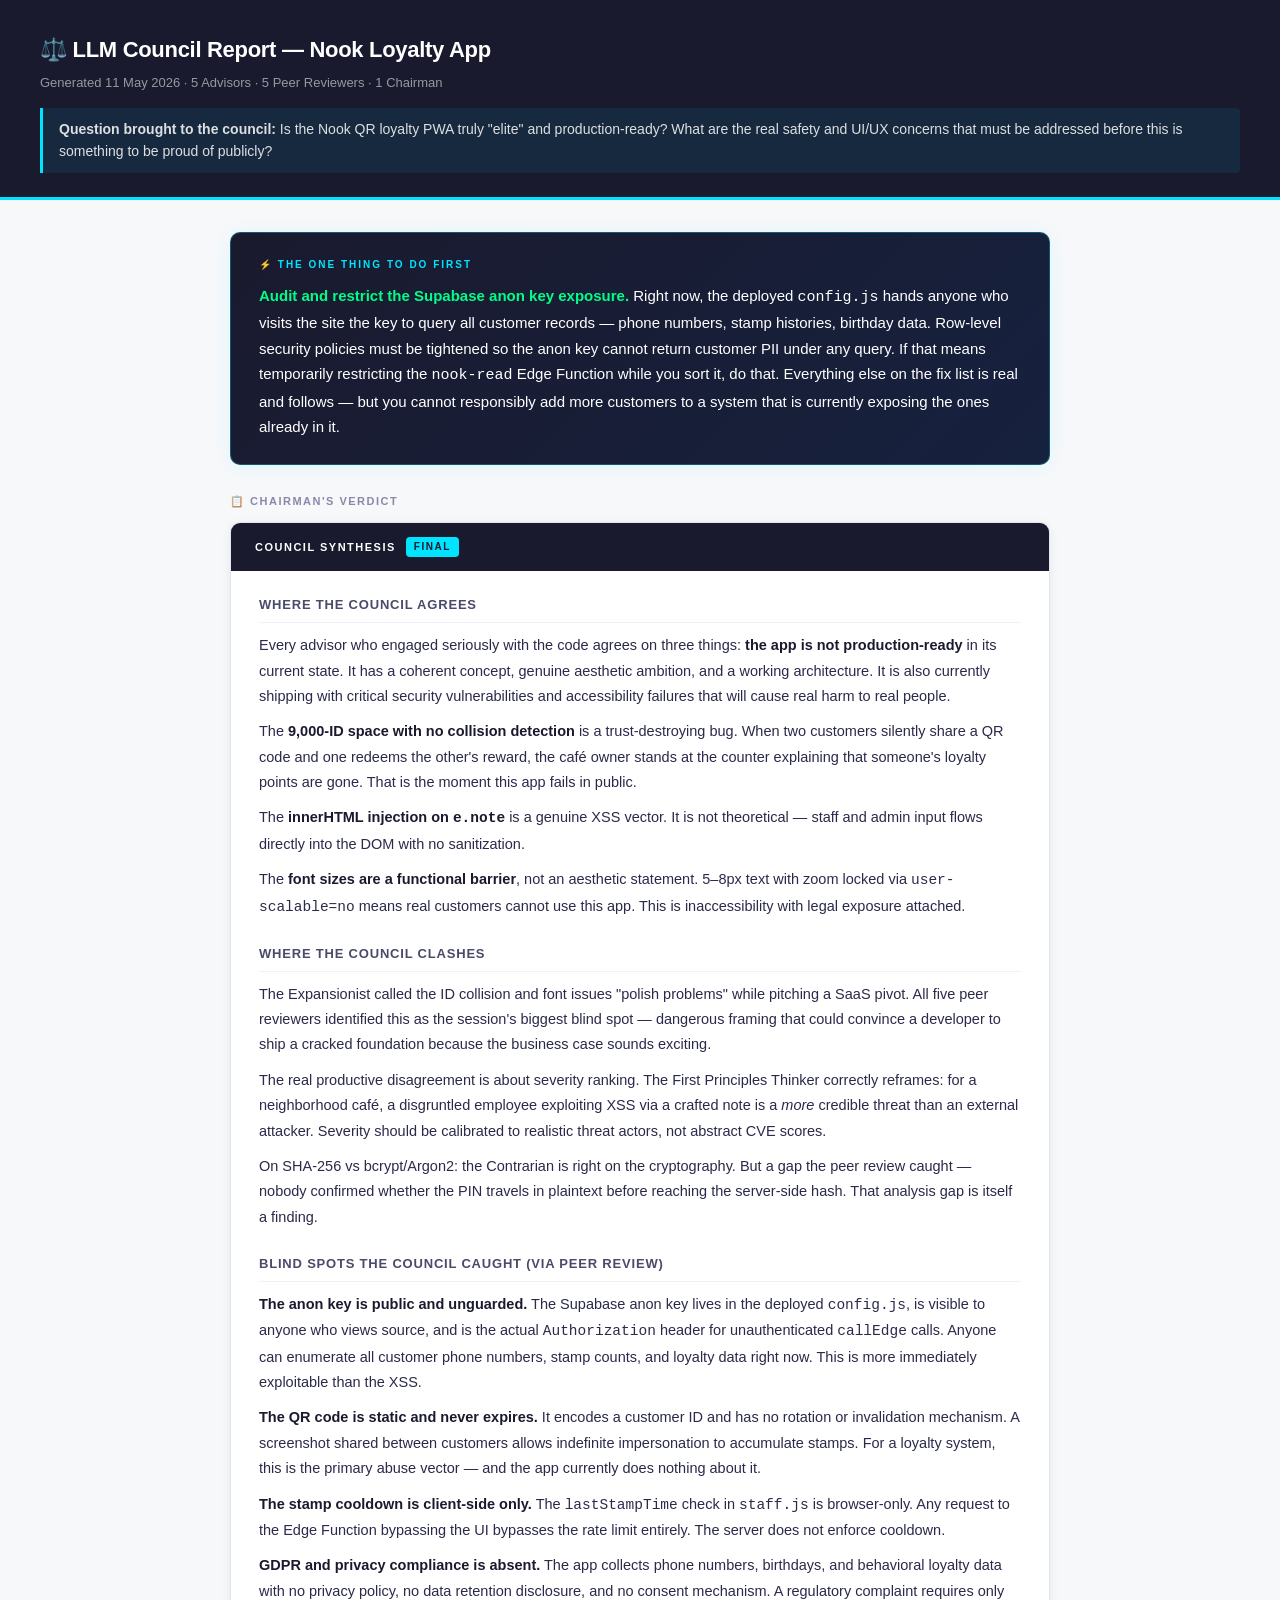
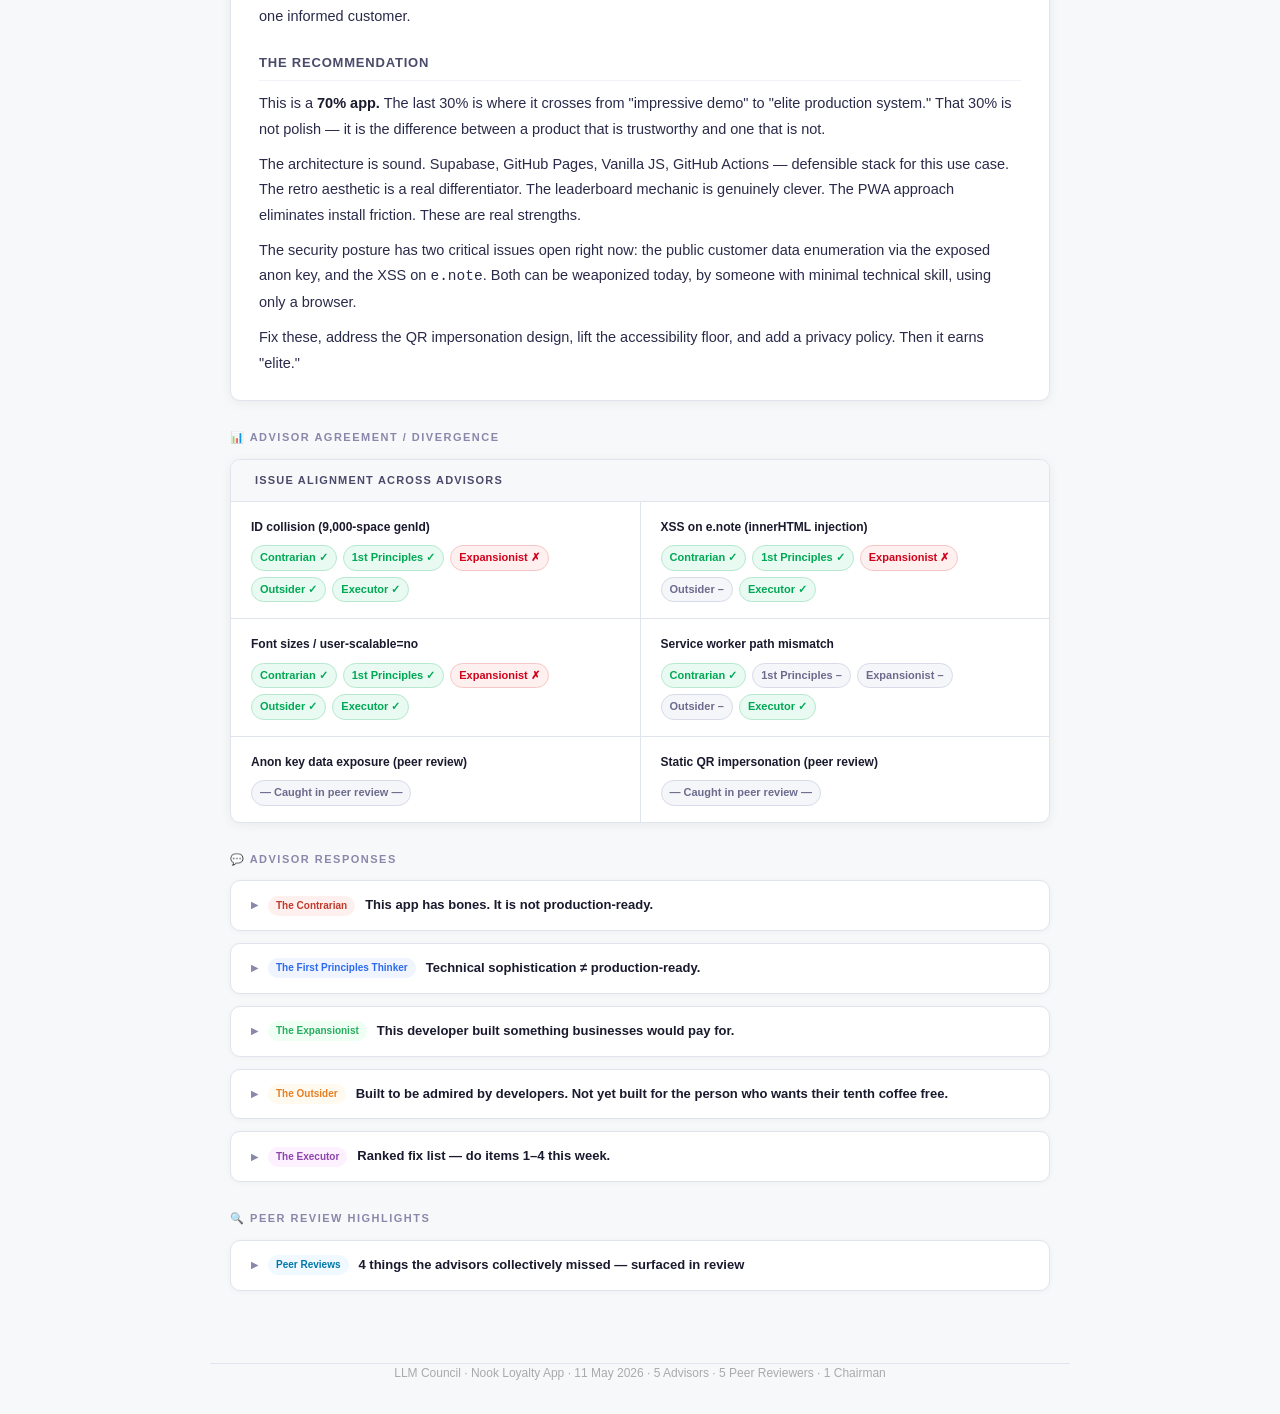
<file: council-report-20260511.html>
<!DOCTYPE html>
<html lang="en">
<head>
<meta charset="UTF-8"/>
<meta name="viewport" content="width=device-width, initial-scale=1"/>
<title>LLM Council Report — Nook Loyalty App</title>
<style>
  * { box-sizing: border-box; margin: 0; padding: 0; }
  body { font-family: -apple-system, BlinkMacSystemFont, 'Segoe UI', Roboto, sans-serif; background: #f7f8fa; color: #1a1a2e; line-height: 1.6; }
  .header { background: #1a1a2e; color: #fff; padding: 32px 40px 24px; border-bottom: 3px solid #00e5ff; }
  .header h1 { font-size: 22px; font-weight: 700; letter-spacing: -0.3px; margin-bottom: 6px; }
  .header .sub { font-size: 13px; color: rgba(255,255,255,0.55); }
  .header .question { margin-top: 14px; background: rgba(0,229,255,0.08); border-left: 3px solid #00e5ff; padding: 10px 16px; font-size: 14px; color: rgba(255,255,255,0.85); border-radius: 0 4px 4px 0; }
  .container { max-width: 860px; margin: 0 auto; padding: 32px 20px 60px; }

  /* Verdict section */
  .verdict { background: #fff; border-radius: 10px; border: 1px solid #e0e4ed; overflow: hidden; margin-bottom: 28px; box-shadow: 0 2px 12px rgba(0,0,0,0.06); }
  .verdict-header { background: #1a1a2e; color: #fff; padding: 14px 24px; font-size: 11px; font-weight: 700; letter-spacing: 1.5px; text-transform: uppercase; display: flex; align-items: center; gap: 10px; }
  .verdict-header .badge { background: #00e5ff; color: #1a1a2e; border-radius: 4px; padding: 2px 8px; font-size: 10px; font-weight: 800; }
  .verdict-body { padding: 24px 28px; }
  .verdict-section { margin-bottom: 24px; }
  .verdict-section:last-child { margin-bottom: 0; }
  .verdict-section h3 { font-size: 13px; font-weight: 700; text-transform: uppercase; letter-spacing: 0.8px; color: #4a4a6a; margin-bottom: 10px; padding-bottom: 6px; border-bottom: 1px solid #f0f2f7; }
  .verdict-section p { font-size: 14.5px; color: #2a2a4a; line-height: 1.75; margin-bottom: 10px; }
  .verdict-section p:last-child { margin-bottom: 0; }
  .verdict-section strong { color: #1a1a2e; }

  /* One thing */
  .one-thing { background: linear-gradient(135deg, #1a1a2e 0%, #16213e 100%); border-radius: 10px; padding: 24px 28px; margin-bottom: 28px; border: 1px solid rgba(0,229,255,0.3); box-shadow: 0 2px 20px rgba(0,229,255,0.1); }
  .one-thing .label { font-size: 10px; font-weight: 800; letter-spacing: 2px; text-transform: uppercase; color: #00e5ff; margin-bottom: 10px; }
  .one-thing p { font-size: 15px; color: #fff; line-height: 1.7; }
  .one-thing .highlight { color: #00ff88; font-weight: 700; }

  /* Alignment visual */
  .alignment { background: #fff; border-radius: 10px; border: 1px solid #e0e4ed; margin-bottom: 28px; overflow: hidden; box-shadow: 0 2px 12px rgba(0,0,0,0.06); }
  .alignment-header { background: #f7f8fa; border-bottom: 1px solid #e0e4ed; padding: 12px 24px; font-size: 11px; font-weight: 700; letter-spacing: 1.2px; text-transform: uppercase; color: #4a4a6a; }
  .alignment-grid { display: grid; grid-template-columns: 1fr 1fr; gap: 1px; background: #e0e4ed; }
  .alignment-cell { background: #fff; padding: 16px 20px; }
  .alignment-cell .issue { font-size: 12px; font-weight: 700; color: #1a1a2e; margin-bottom: 8px; }
  .advisor-row { display: flex; gap: 6px; flex-wrap: wrap; }
  .advisor-pip { font-size: 11px; padding: 3px 8px; border-radius: 20px; font-weight: 600; }
  .pip-agree { background: #e8faf2; color: #00a854; border: 1px solid #b7e8cf; }
  .pip-disagree { background: #fff0f0; color: #d0021b; border: 1px solid #f5c6c6; }
  .pip-neutral { background: #f5f6fa; color: #6b6b8d; border: 1px solid #d8dae8; }

  /* Collapsible sections */
  details { background: #fff; border-radius: 10px; border: 1px solid #e0e4ed; margin-bottom: 12px; overflow: hidden; box-shadow: 0 1px 6px rgba(0,0,0,0.04); }
  summary { padding: 14px 20px; cursor: pointer; font-size: 13px; font-weight: 700; display: flex; align-items: center; gap: 10px; list-style: none; user-select: none; }
  summary::-webkit-details-marker { display: none; }
  summary::before { content: '▶'; font-size: 9px; color: #8888aa; transition: transform 0.2s; }
  details[open] summary::before { transform: rotate(90deg); }
  .advisor-tag { font-size: 10px; padding: 2px 8px; border-radius: 10px; font-weight: 600; }
  .tag-contrarian { background: #fff0f0; color: #c0392b; }
  .tag-principles { background: #f0f4ff; color: #2c6bed; }
  .tag-expansionist { background: #f0fff4; color: #27ae60; }
  .tag-outsider { background: #fffaf0; color: #e67e22; }
  .tag-executor { background: #fdf0ff; color: #8e44ad; }
  .tag-review { background: #f0f9ff; color: #0077aa; }
  details .content { padding: 0 20px 20px; font-size: 14px; color: #2a2a4a; line-height: 1.75; border-top: 1px solid #f0f2f7; padding-top: 16px; }
  details .content p { margin-bottom: 10px; }
  details .content strong { color: #1a1a2e; }
  details .content ol, details .content ul { margin-left: 20px; margin-bottom: 10px; }
  details .content li { margin-bottom: 6px; }
  details .content .fix-item { background: #f8f9fc; border-radius: 6px; padding: 10px 14px; margin-bottom: 8px; font-size: 13px; border-left: 3px solid #ccc; }
  details .content .fix-critical { border-left-color: #e74c3c; }
  details .content .fix-high { border-left-color: #e67e22; }
  details .content .fix-medium { border-left-color: #3498db; }
  details .content .fix-label { font-size: 10px; font-weight: 700; text-transform: uppercase; letter-spacing: 0.8px; margin-bottom: 4px; }
  details .content .fix-critical .fix-label { color: #e74c3c; }
  details .content .fix-high .fix-label { color: #e67e22; }
  details .content .fix-medium .fix-label { color: #3498db; }
  .section-title { font-size: 11px; font-weight: 800; letter-spacing: 1.5px; text-transform: uppercase; color: #8888aa; margin: 28px 0 12px; }

  /* Severity badges */
  .sev { display: inline-block; padding: 2px 8px; border-radius: 4px; font-size: 10px; font-weight: 700; text-transform: uppercase; margin-right: 6px; }
  .sev-critical { background: #fde8e8; color: #c0392b; }
  .sev-high { background: #fef0e0; color: #d35400; }
  .sev-medium { background: #e8f4fd; color: #2980b9; }
  .sev-low { background: #f0f0f0; color: #7f8c8d; }

  .footer { text-align: center; font-size: 12px; color: #aaa; margin-top: 40px; padding-top: 20px; border-top: 1px solid #e0e4ed; }
</style>
</head>
<body>

<div class="header">
  <h1>⚖️ LLM Council Report — Nook Loyalty App</h1>
  <div class="sub">Generated 11 May 2026 · 5 Advisors · 5 Peer Reviewers · 1 Chairman</div>
  <div class="question">
    <strong>Question brought to the council:</strong> Is the Nook QR loyalty PWA truly "elite" and production-ready? What are the real safety and UI/UX concerns that must be addressed before this is something to be proud of publicly?
  </div>
</div>

<div class="container">

  <!-- THE ONE THING -->
  <div class="one-thing">
    <div class="label">⚡ The One Thing to Do First</div>
    <p>
      <span class="highlight">Audit and restrict the Supabase anon key exposure.</span>
      Right now, the deployed <code>config.js</code> hands anyone who visits the site the key to query all customer records — phone numbers, stamp histories, birthday data. Row-level security policies must be tightened so the anon key cannot return customer PII under any query. If that means temporarily restricting the <code>nook-read</code> Edge Function while you sort it, do that. Everything else on the fix list is real and follows — but you cannot responsibly add more customers to a system that is currently exposing the ones already in it.
    </p>
  </div>

  <!-- CHAIRMAN VERDICT -->
  <div class="section-title">📋 Chairman's Verdict</div>
  <div class="verdict">
    <div class="verdict-header">
      <span>Council Synthesis</span>
      <span class="badge">FINAL</span>
    </div>
    <div class="verdict-body">

      <div class="verdict-section">
        <h3>Where the Council Agrees</h3>
        <p>Every advisor who engaged seriously with the code agrees on three things: <strong>the app is not production-ready</strong> in its current state. It has a coherent concept, genuine aesthetic ambition, and a working architecture. It is also currently shipping with critical security vulnerabilities and accessibility failures that will cause real harm to real people.</p>
        <p>The <strong>9,000-ID space with no collision detection</strong> is a trust-destroying bug. When two customers silently share a QR code and one redeems the other's reward, the café owner stands at the counter explaining that someone's loyalty points are gone. That is the moment this app fails in public.</p>
        <p>The <strong>innerHTML injection on <code>e.note</code></strong> is a genuine XSS vector. It is not theoretical — staff and admin input flows directly into the DOM with no sanitization.</p>
        <p>The <strong>font sizes are a functional barrier</strong>, not an aesthetic statement. 5–8px text with zoom locked via <code>user-scalable=no</code> means real customers cannot use this app. This is inaccessibility with legal exposure attached.</p>
      </div>

      <div class="verdict-section">
        <h3>Where the Council Clashes</h3>
        <p>The Expansionist called the ID collision and font issues "polish problems" while pitching a SaaS pivot. All five peer reviewers identified this as the session's biggest blind spot — dangerous framing that could convince a developer to ship a cracked foundation because the business case sounds exciting.</p>
        <p>The real productive disagreement is about severity ranking. The First Principles Thinker correctly reframes: for a neighborhood café, a disgruntled employee exploiting XSS via a crafted note is a <em>more</em> credible threat than an external attacker. Severity should be calibrated to realistic threat actors, not abstract CVE scores.</p>
        <p>On SHA-256 vs bcrypt/Argon2: the Contrarian is right on the cryptography. But a gap the peer review caught — nobody confirmed whether the PIN travels in plaintext before reaching the server-side hash. That analysis gap is itself a finding.</p>
      </div>

      <div class="verdict-section">
        <h3>Blind Spots the Council Caught (via Peer Review)</h3>
        <p><strong>The anon key is public and unguarded.</strong> The Supabase anon key lives in the deployed <code>config.js</code>, is visible to anyone who views source, and is the actual <code>Authorization</code> header for unauthenticated <code>callEdge</code> calls. Anyone can enumerate all customer phone numbers, stamp counts, and loyalty data right now. This is more immediately exploitable than the XSS.</p>
        <p><strong>The QR code is static and never expires.</strong> It encodes a customer ID and has no rotation or invalidation mechanism. A screenshot shared between customers allows indefinite impersonation to accumulate stamps. For a loyalty system, this is the primary abuse vector — and the app currently does nothing about it.</p>
        <p><strong>The stamp cooldown is client-side only.</strong> The <code>lastStampTime</code> check in <code>staff.js</code> is browser-only. Any request to the Edge Function bypassing the UI bypasses the rate limit entirely. The server does not enforce cooldown.</p>
        <p><strong>GDPR and privacy compliance is absent.</strong> The app collects phone numbers, birthdays, and behavioral loyalty data with no privacy policy, no data retention disclosure, and no consent mechanism. A regulatory complaint requires only one informed customer.</p>
      </div>

      <div class="verdict-section">
        <h3>The Recommendation</h3>
        <p>This is a <strong>70% app.</strong> The last 30% is where it crosses from "impressive demo" to "elite production system." That 30% is not polish — it is the difference between a product that is trustworthy and one that is not.</p>
        <p>The architecture is sound. Supabase, GitHub Pages, Vanilla JS, GitHub Actions — defensible stack for this use case. The retro aesthetic is a real differentiator. The leaderboard mechanic is genuinely clever. The PWA approach eliminates install friction. These are real strengths.</p>
        <p>The security posture has two critical issues open right now: the public customer data enumeration via the exposed anon key, and the XSS on <code>e.note</code>. Both can be weaponized today, by someone with minimal technical skill, using only a browser.</p>
        <p>Fix these, address the QR impersonation design, lift the accessibility floor, and add a privacy policy. Then it earns "elite."</p>
      </div>
    </div>
  </div>

  <!-- ALIGNMENT VISUAL -->
  <div class="section-title">📊 Advisor Agreement / Divergence</div>
  <div class="alignment">
    <div class="alignment-header">Issue Alignment Across Advisors</div>
    <div class="alignment-grid">
      <div class="alignment-cell">
        <div class="issue">ID collision (9,000-space genId)</div>
        <div class="advisor-row">
          <span class="advisor-pip pip-agree">Contrarian ✓</span>
          <span class="advisor-pip pip-agree">1st Principles ✓</span>
          <span class="advisor-pip pip-disagree">Expansionist ✗</span>
          <span class="advisor-pip pip-agree">Outsider ✓</span>
          <span class="advisor-pip pip-agree">Executor ✓</span>
        </div>
      </div>
      <div class="alignment-cell">
        <div class="issue">XSS on e.note (innerHTML injection)</div>
        <div class="advisor-row">
          <span class="advisor-pip pip-agree">Contrarian ✓</span>
          <span class="advisor-pip pip-agree">1st Principles ✓</span>
          <span class="advisor-pip pip-disagree">Expansionist ✗</span>
          <span class="advisor-pip pip-neutral">Outsider –</span>
          <span class="advisor-pip pip-agree">Executor ✓</span>
        </div>
      </div>
      <div class="alignment-cell">
        <div class="issue">Font sizes / user-scalable=no</div>
        <div class="advisor-row">
          <span class="advisor-pip pip-agree">Contrarian ✓</span>
          <span class="advisor-pip pip-agree">1st Principles ✓</span>
          <span class="advisor-pip pip-disagree">Expansionist ✗</span>
          <span class="advisor-pip pip-agree">Outsider ✓</span>
          <span class="advisor-pip pip-agree">Executor ✓</span>
        </div>
      </div>
      <div class="alignment-cell">
        <div class="issue">Service worker path mismatch</div>
        <div class="advisor-row">
          <span class="advisor-pip pip-agree">Contrarian ✓</span>
          <span class="advisor-pip pip-neutral">1st Principles –</span>
          <span class="advisor-pip pip-neutral">Expansionist –</span>
          <span class="advisor-pip pip-neutral">Outsider –</span>
          <span class="advisor-pip pip-agree">Executor ✓</span>
        </div>
      </div>
      <div class="alignment-cell">
        <div class="issue">Anon key data exposure (peer review)</div>
        <div class="advisor-row">
          <span class="advisor-pip pip-neutral">— Caught in peer review —</span>
        </div>
      </div>
      <div class="alignment-cell">
        <div class="issue">Static QR impersonation (peer review)</div>
        <div class="advisor-row">
          <span class="advisor-pip pip-neutral">— Caught in peer review —</span>
        </div>
      </div>
    </div>
  </div>

  <!-- ADVISOR RESPONSES -->
  <div class="section-title">💬 Advisor Responses</div>

  <details>
    <summary>
      <span class="advisor-tag tag-contrarian">The Contrarian</span>
      This app has bones. It is not production-ready.
    </summary>
    <div class="content">
      <p>The 9,000-ID space is a timebomb. At a real café with any regularity, collisions become statistically likely well before you hit capacity — and there's no collision detection, so two customers silently share a QR code. One person redeems another's reward. Nobody notices until a customer is furious.</p>
      <p>The <code>e.note</code> innerHTML injection is an XSS vector, full stop. Staff or admins can enter crafted input that executes in any browser viewing that history. On a shared staff device, that's a session hijack waiting to happen.</p>
      <p><strong>SHA-256 is not a password hashing algorithm.</strong> It's a checksum. PINs hashed with SHA-256 plus salt are crackable in seconds with a GPU and a wordlist. bcrypt or Argon2 exist for exactly this reason.</p>
      <p>The font sizes are not an aesthetic choice — 5px–8px text is inaccessible under WCAG 2.1 AA, period. Combined with <code>user-scalable=no</code>, you've actively blocked the compensatory mechanism users with low vision rely on. This is legal exposure for a public-facing commercial product.</p>
      <p>CDN dependencies without SRI mean a compromised CDN silently injects malicious code into your auth flow. Dead code in <code>config.js</code> signals an abandoned auth migration with inconsistent security assumptions baked in. The service worker path mismatch means offline functionality will silently fail on the custom domain.</p>
    </div>
  </details>

  <details>
    <summary>
      <span class="advisor-tag tag-principles">The First Principles Thinker</span>
      Technical sophistication ≠ production-ready.
    </summary>
    <div class="content">
      <p>What problem are you actually solving? A small café wants to reward repeat customers. The success metric: do loyal customers feel recognized, and do they come back more often? Everything else is downstream of that.</p>
      <p>"Production-ready" for this context means: don't break during a Saturday morning rush, don't embarrass the owner in front of a customer, don't create legal or financial liability. That's the bar.</p>
      <p><strong>High impact:</strong> The 9,000-ID space with no collision detection is a genuine operational failure. Two customers sharing a QR code = stamps going to the wrong account = a trust-destroying moment at the counter.<br>
      <strong>High impact:</strong> innerHTML injection of e.note. The threat actor is more likely a disgruntled employee than an external hacker — which makes it more probable, not less.<br>
      <strong>Medium impact:</strong> 5px–8px fonts + zoom locked = functional barrier for core users.<br>
      <strong>Low actual impact at this scale:</strong> JWT sessionStorage, client-side birthday logic, missing SRI.</p>
      <p>The deeper wrong assumption: treating "technically sophisticated" as a proxy for "production-ready." The unsophisticated failure — a customer can't read the screen — will hurt the business far more than a missing SRI hash.</p>
    </div>
  </details>

  <details>
    <summary>
      <span class="advisor-tag tag-expansionist">The Expansionist</span>
      This developer built something businesses would pay for.
    </summary>
    <div class="content">
      <p>This is a full-stack loyalty platform disguised as a café app. The real asset isn't the stamp card — it's the customer behavior graph. Visit history, birthday data, leaderboard mechanics, redemption patterns: this is exactly what small businesses pay $200+/month for through Toast, Square Loyalty, or Paytronix.</p>
      <p>The opportunity hiding in plain sight: white-label SaaS. The tech stack is intentionally portable — vanilla JS, Supabase, no proprietary lock-in. The retro aesthetic is a differentiator. PWA means zero install barrier. The leaderboard is the most exciting feature — weekly top 5 on Instagram = word-of-mouth engine.</p>
      <p>Left on the table: push notifications, geo-triggered visit detection, referral stamping, seasonal campaigns.</p>
      <p><em>Note: Peer reviewers unanimously flagged this response as the session's biggest blind spot — dismissing ID collision and font legibility as "polish problems" could lead to shipping a system with genuine data integrity failures.</em></p>
    </div>
  </details>

  <details>
    <summary>
      <span class="advisor-tag tag-outsider">The Outsider</span>
      Built to be admired by developers. Not yet built for the person who wants their tenth coffee free.
    </summary>
    <div class="content">
      <p>The first thing a café regular sees is text they literally cannot read. 5–8px font is not a design choice — it is a barrier. And they cannot zoom in to compensate because <code>user-scalable=no</code> removes that escape hatch entirely.</p>
      <p>A 60-year-old retiree picking up their morning coffee does not know they are a "PLAYER" with "HP." The gaming metaphors are internally consistent but assume the user is in on the joke. Regular café customers are not in on the joke. They will feel confused, then embarrassed, then done.</p>
      <p>The brackets around buttons — <code>[ SIGN IN ]</code> — look broken on first glance. Not stylized. Broken. The <code>confirm()</code> dialog for account deletion is a browser-native popup that looks like a system alert on mobile — alarming and unpolished. "NOOK-XXXX" displayed prominently as the primary identity marker means nothing to the customer.</p>
      <p>Cohesion is not the same as usability.</p>
    </div>
  </details>

  <details>
    <summary>
      <span class="advisor-tag tag-executor">The Executor</span>
      Ranked fix list — do items 1–4 this week.
    </summary>
    <div class="content">
      <div class="fix-item fix-critical">
        <div class="fix-label">🔴 Critical · 30 min</div>
        <strong>1. Fix genId() collision</strong> — Replace with <code>'NOOK-' + crypto.randomUUID().replace(/-/g,'').slice(0,8).toUpperCase()</code>. Add DB unique constraint on customer ID column.
      </div>
      <div class="fix-item fix-critical">
        <div class="fix-label">🔴 Critical · 15 min</div>
        <strong>2. Fix XSS on e.note</strong> — Create a <code>sanitize(s)</code> helper using <code>textContent</code> assignment, replace raw template literal interpolations in <code>renderHistList</code>.
      </div>
      <div class="fix-item fix-high">
        <div class="fix-label">🟠 High · 10 min</div>
        <strong>3. Fix service worker path mismatch</strong> — <code>app.js</code> registers <code>/Nook/sw.js</code> but the custom domain serves from root. Change to <code>/sw.js</code>. PWA offline is currently broken.
      </div>
      <div class="fix-item fix-high">
        <div class="fix-label">🟠 High · 20 min</div>
        <strong>4. Add JWT expiry check</strong> — Decode payload, check <code>exp</code> before each staff/admin action, redirect to login if expired.
      </div>
      <div class="fix-item fix-high">
        <div class="fix-label">🟠 High · 1 hour</div>
        <strong>5. Font minimum floor</strong> — Raise minimum from 5–6px to 10–11px. Remove <code>user-scalable=no</code> and <code>maximum-scale=1</code> from viewport meta.
      </div>
      <div class="fix-item fix-medium">
        <div class="fix-label">🔵 Medium · 2 hours</div>
        <strong>6. Birthday enforcement server-side</strong> — Edge Function must re-verify birthday month + birthdayYear before committing the grant.
      </div>
      <div class="fix-item fix-medium">
        <div class="fix-label">🔵 Medium · 20 min</div>
        <strong>7. SRI integrity hashes</strong> — Add <code>integrity</code> and <code>crossorigin="anonymous"</code> to all CDN script tags.
      </div>
    </div>
  </details>

  <!-- PEER REVIEWS -->
  <div class="section-title">🔍 Peer Review Highlights</div>

  <details>
    <summary>
      <span class="advisor-tag tag-review">Peer Reviews</span>
      4 things the advisors collectively missed — surfaced in review
    </summary>
    <div class="content">
      <p><strong>1. Anon key data exposure</strong> (caught by Reviewers 1 & 2)<br>
      The Supabase anon key is in the deployed <code>config.js</code>, visible in page source, and used as the <code>Authorization</code> bearer token for all unauthenticated Edge Function calls. Anyone with the URL can enumerate all customer records — phone numbers, stamp counts, birthday data — with a single fetch. This is the highest-priority issue in the entire codebase.</p>

      <p><strong>2. Static QR code enables impersonation</strong> (caught by Reviewer 5)<br>
      The QR encodes the customer ID and never rotates or expires. A customer who photographs another's card can impersonate them indefinitely to accumulate stamps. For a loyalty system, this is the primary abuse vector — and the current design has no defense against it.</p>

      <p><strong>3. Stamp cooldown is client-side only</strong> (caught by Reviewer 1)<br>
      <code>lastStampTime</code> in <code>staff.js</code> is a browser check only. A direct API call to the Edge Function bypasses the rate limit entirely. The server must enforce cooldown, not the browser.</p>

      <p><strong>4. Privacy compliance is absent</strong> (caught by Reviewer 3)<br>
      The app collects phone numbers, birthdays, and behavioral loyalty data with no privacy policy, no data retention disclosure, and no consent mechanism. A regulatory complaint does not care how charming the pixel aesthetic is.</p>

      <p><em>The peer review also unanimously named Response A (The Expansionist) as the session's biggest blind spot — calling data integrity failures "polish problems" while pitching a SaaS pivot is dangerous framing that could lead a developer to ship a broken product with confidence.</em></p>
    </div>
  </details>

</div>

<div class="footer" style="max-width:860px;margin:0 auto;padding:0 20px 40px;">
  LLM Council · Nook Loyalty App · 11 May 2026 · 5 Advisors · 5 Peer Reviewers · 1 Chairman
</div>

</body>
</html>
</file>
